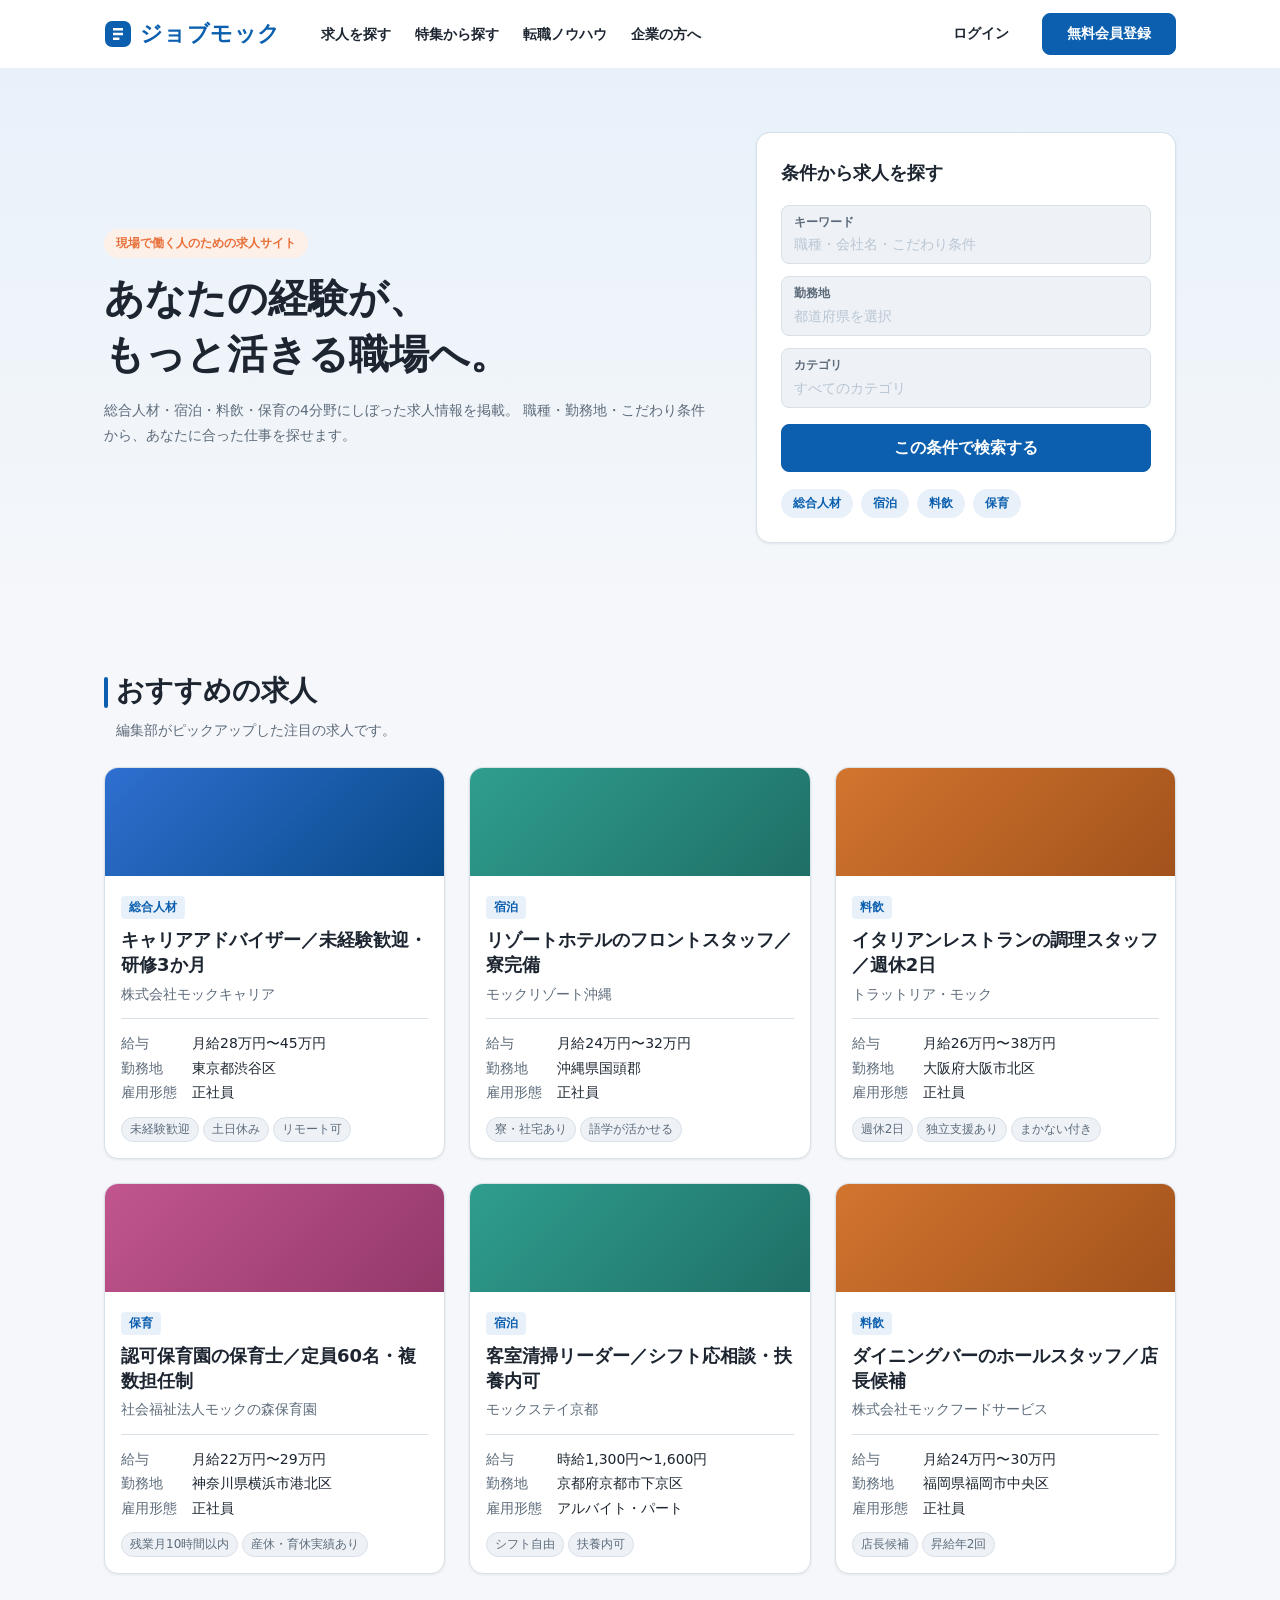
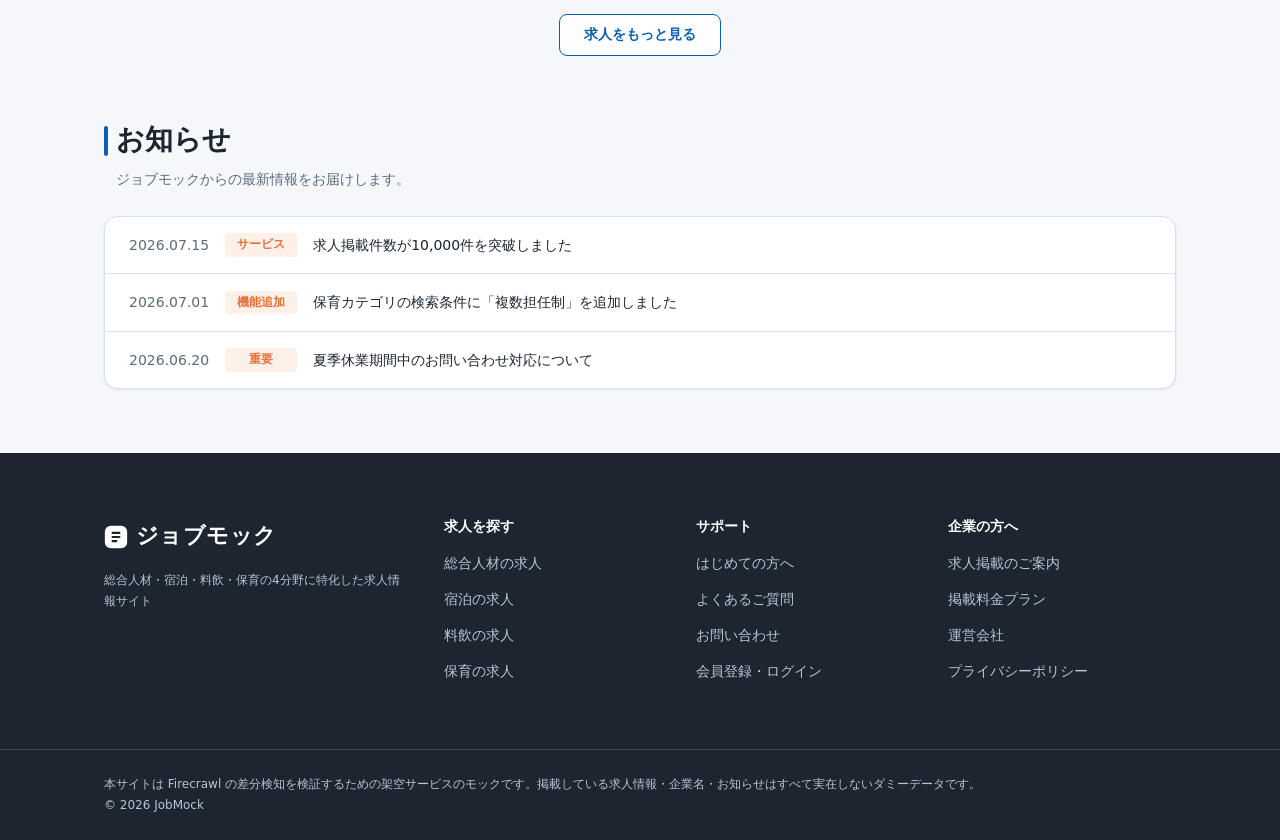
<file: index.html>
<!DOCTYPE html>
<html lang="ja">
<head>
<meta charset="utf-8">
<meta name="viewport" content="width=device-width, initial-scale=1">
<title>ジョブモック（JobMock） | 総合人材・宿泊・料飲・保育の求人サイト</title>
<meta name="description" content="ジョブモックは総合人材・宿泊・料飲・保育の4分野に特化した求人情報サイトです。※本サイトはスクレイピング検証用の架空サービスです。">
<meta name="robots" content="noindex, nofollow">
<link rel="canonical" href="https://tmleo6810.github.io/firecrawl-poc-mock/">
<link rel="stylesheet" href="assets/style.css">
</head>
<body>

<header class="site-header">
  <div class="site-header__inner">
    <a class="site-logo" href="/firecrawl-poc-mock/">
      <svg class="site-logo__mark" width="28" height="28" viewBox="0 0 28 28" role="img" aria-label="ジョブモック">
        <rect x="1" y="1" width="26" height="26" rx="7" fill="currentColor"></rect>
        <path d="M9 8h10v2.6H9zM9 12.7h10v2.6H9zM9 17.4h6.4V20H9z" fill="#ffffff"></path>
      </svg>
      <span class="site-logo__text">ジョブモック</span>
    </a>

    <nav class="global-nav" aria-label="グローバルナビゲーション">
      <ul class="global-nav__list">
        <li class="global-nav__item"><a class="global-nav__link" href="#job-list">求人を探す</a></li>
        <li class="global-nav__item"><a class="global-nav__link" href="#job-list">特集から探す</a></li>
        <li class="global-nav__item"><a class="global-nav__link" href="#news">転職ノウハウ</a></li>
        <li class="global-nav__item"><a class="global-nav__link" href="#footer-company">企業の方へ</a></li>
      </ul>
    </nav>

    <div class="site-header__actions">
      <a class="button button--ghost" href="#footer-support">ログイン</a>
      <a class="button button--primary" href="#footer-support">無料会員登録</a>
    </div>
  </div>
</header>

<main class="site-main">

  <section class="hero">
    <div class="hero__inner">
      <div class="hero__copy">
        <p class="hero__lead">現場で働く人のための求人サイト</p>
        <h1 class="hero__title">あなたの経験が、<br>もっと活きる職場へ。</h1>
        <p class="hero__description">
          総合人材・宿泊・料飲・保育の4分野にしぼった求人情報を掲載。
          職種・勤務地・こだわり条件から、あなたに合った仕事を探せます。
        </p>
      </div>

      <!-- 見た目のみの検索 UI。動作しない（将来ここをモーダル化する） -->
      <div class="search-box">
        <p class="search-box__title">条件から求人を探す</p>
        <div class="search-box__fields">
          <div class="search-box__field">
            <span class="search-box__label">キーワード</span>
            <span class="search-box__value search-box__value--placeholder">職種・会社名・こだわり条件</span>
          </div>
          <div class="search-box__field">
            <span class="search-box__label">勤務地</span>
            <span class="search-box__value search-box__value--placeholder">都道府県を選択</span>
          </div>
          <div class="search-box__field">
            <span class="search-box__label">カテゴリ</span>
            <span class="search-box__value search-box__value--placeholder">すべてのカテゴリ</span>
          </div>
        </div>
        <button class="search-box__submit button button--primary" type="button">この条件で検索する</button>
        <ul class="search-box__shortcuts">
          <li class="search-box__shortcut"><a href="#job-list">総合人材</a></li>
          <li class="search-box__shortcut"><a href="#job-list">宿泊</a></li>
          <li class="search-box__shortcut"><a href="#job-list">料飲</a></li>
          <li class="search-box__shortcut"><a href="#job-list">保育</a></li>
        </ul>
      </div>
    </div>
  </section>

  <section class="job-list" id="job-list">
    <div class="job-list__inner">
      <div class="section-heading">
        <h2 class="section-heading__title">おすすめの求人</h2>
        <p class="section-heading__description">編集部がピックアップした注目の求人です。</p>
      </div>

      <ul class="job-list__items">

        <li class="job-card">
          <a class="job-card__link" href="#job-list">
            <div class="job-card__thumb job-card__thumb--jinzai" aria-hidden="true"></div>
            <div class="job-card__body">
              <p class="job-card__category">総合人材</p>
              <h3 class="job-card__title">キャリアアドバイザー／未経験歓迎・研修3か月</h3>
              <p class="job-card__company">株式会社モックキャリア</p>
              <dl class="job-card__spec">
                <div class="job-card__spec-row">
                  <dt class="job-card__spec-label">給与</dt>
                  <dd class="job-card__spec-value">月給28万円〜45万円</dd>
                </div>
                <div class="job-card__spec-row">
                  <dt class="job-card__spec-label">勤務地</dt>
                  <dd class="job-card__spec-value">東京都渋谷区</dd>
                </div>
                <div class="job-card__spec-row">
                  <dt class="job-card__spec-label">雇用形態</dt>
                  <dd class="job-card__spec-value">正社員</dd>
                </div>
              </dl>
              <ul class="job-card__tags">
                <li class="job-card__tag">未経験歓迎</li>
                <li class="job-card__tag">土日休み</li>
                <li class="job-card__tag">リモート可</li>
              </ul>
            </div>
          </a>
        </li>

        <li class="job-card">
          <a class="job-card__link" href="#job-list">
            <div class="job-card__thumb job-card__thumb--shukuhaku" aria-hidden="true"></div>
            <div class="job-card__body">
              <p class="job-card__category">宿泊</p>
              <h3 class="job-card__title">リゾートホテルのフロントスタッフ／寮完備</h3>
              <p class="job-card__company">モックリゾート沖縄</p>
              <dl class="job-card__spec">
                <div class="job-card__spec-row">
                  <dt class="job-card__spec-label">給与</dt>
                  <dd class="job-card__spec-value">月給24万円〜32万円</dd>
                </div>
                <div class="job-card__spec-row">
                  <dt class="job-card__spec-label">勤務地</dt>
                  <dd class="job-card__spec-value">沖縄県国頭郡</dd>
                </div>
                <div class="job-card__spec-row">
                  <dt class="job-card__spec-label">雇用形態</dt>
                  <dd class="job-card__spec-value">正社員</dd>
                </div>
              </dl>
              <ul class="job-card__tags">
                <li class="job-card__tag">寮・社宅あり</li>
                <li class="job-card__tag">語学が活かせる</li>
              </ul>
            </div>
          </a>
        </li>

        <li class="job-card">
          <a class="job-card__link" href="#job-list">
            <div class="job-card__thumb job-card__thumb--ryoin" aria-hidden="true"></div>
            <div class="job-card__body">
              <p class="job-card__category">料飲</p>
              <h3 class="job-card__title">イタリアンレストランの調理スタッフ／週休2日</h3>
              <p class="job-card__company">トラットリア・モック</p>
              <dl class="job-card__spec">
                <div class="job-card__spec-row">
                  <dt class="job-card__spec-label">給与</dt>
                  <dd class="job-card__spec-value">月給26万円〜38万円</dd>
                </div>
                <div class="job-card__spec-row">
                  <dt class="job-card__spec-label">勤務地</dt>
                  <dd class="job-card__spec-value">大阪府大阪市北区</dd>
                </div>
                <div class="job-card__spec-row">
                  <dt class="job-card__spec-label">雇用形態</dt>
                  <dd class="job-card__spec-value">正社員</dd>
                </div>
              </dl>
              <ul class="job-card__tags">
                <li class="job-card__tag">週休2日</li>
                <li class="job-card__tag">独立支援あり</li>
                <li class="job-card__tag">まかない付き</li>
              </ul>
            </div>
          </a>
        </li>

        <li class="job-card">
          <a class="job-card__link" href="#job-list">
            <div class="job-card__thumb job-card__thumb--hoiku" aria-hidden="true"></div>
            <div class="job-card__body">
              <p class="job-card__category">保育</p>
              <h3 class="job-card__title">認可保育園の保育士／定員60名・複数担任制</h3>
              <p class="job-card__company">社会福祉法人モックの森保育園</p>
              <dl class="job-card__spec">
                <div class="job-card__spec-row">
                  <dt class="job-card__spec-label">給与</dt>
                  <dd class="job-card__spec-value">月給22万円〜29万円</dd>
                </div>
                <div class="job-card__spec-row">
                  <dt class="job-card__spec-label">勤務地</dt>
                  <dd class="job-card__spec-value">神奈川県横浜市港北区</dd>
                </div>
                <div class="job-card__spec-row">
                  <dt class="job-card__spec-label">雇用形態</dt>
                  <dd class="job-card__spec-value">正社員</dd>
                </div>
              </dl>
              <ul class="job-card__tags">
                <li class="job-card__tag">残業月10時間以内</li>
                <li class="job-card__tag">産休・育休実績あり</li>
              </ul>
            </div>
          </a>
        </li>

        <li class="job-card">
          <a class="job-card__link" href="#job-list">
            <div class="job-card__thumb job-card__thumb--shukuhaku" aria-hidden="true"></div>
            <div class="job-card__body">
              <p class="job-card__category">宿泊</p>
              <h3 class="job-card__title">客室清掃リーダー／シフト応相談・扶養内可</h3>
              <p class="job-card__company">モックステイ京都</p>
              <dl class="job-card__spec">
                <div class="job-card__spec-row">
                  <dt class="job-card__spec-label">給与</dt>
                  <dd class="job-card__spec-value">時給1,300円〜1,600円</dd>
                </div>
                <div class="job-card__spec-row">
                  <dt class="job-card__spec-label">勤務地</dt>
                  <dd class="job-card__spec-value">京都府京都市下京区</dd>
                </div>
                <div class="job-card__spec-row">
                  <dt class="job-card__spec-label">雇用形態</dt>
                  <dd class="job-card__spec-value">アルバイト・パート</dd>
                </div>
              </dl>
              <ul class="job-card__tags">
                <li class="job-card__tag">シフト自由</li>
                <li class="job-card__tag">扶養内可</li>
              </ul>
            </div>
          </a>
        </li>

        <li class="job-card">
          <a class="job-card__link" href="#job-list">
            <div class="job-card__thumb job-card__thumb--ryoin" aria-hidden="true"></div>
            <div class="job-card__body">
              <p class="job-card__category">料飲</p>
              <h3 class="job-card__title">ダイニングバーのホールスタッフ／店長候補</h3>
              <p class="job-card__company">株式会社モックフードサービス</p>
              <dl class="job-card__spec">
                <div class="job-card__spec-row">
                  <dt class="job-card__spec-label">給与</dt>
                  <dd class="job-card__spec-value">月給24万円〜30万円</dd>
                </div>
                <div class="job-card__spec-row">
                  <dt class="job-card__spec-label">勤務地</dt>
                  <dd class="job-card__spec-value">福岡県福岡市中央区</dd>
                </div>
                <div class="job-card__spec-row">
                  <dt class="job-card__spec-label">雇用形態</dt>
                  <dd class="job-card__spec-value">正社員</dd>
                </div>
              </dl>
              <ul class="job-card__tags">
                <li class="job-card__tag">店長候補</li>
                <li class="job-card__tag">昇給年2回</li>
              </ul>
            </div>
          </a>
        </li>

      </ul>

      <div class="job-list__more">
        <a class="button button--outline" href="#job-list">求人をもっと見る</a>
      </div>
    </div>
  </section>

  <section class="news-list" id="news">
    <div class="news-list__inner">
      <div class="section-heading">
        <h2 class="section-heading__title">お知らせ</h2>
        <p class="section-heading__description">ジョブモックからの最新情報をお届けします。</p>
      </div>

      <ul class="news-list__items">
        <li class="news-list__item">
          <span class="news-list__date">2026.07.15</span>
          <span class="news-list__label">サービス</span>
          <a class="news-list__link" href="#news">求人掲載件数が10,000件を突破しました</a>
        </li>
        <li class="news-list__item">
          <span class="news-list__date">2026.07.01</span>
          <span class="news-list__label">機能追加</span>
          <a class="news-list__link" href="#news">保育カテゴリの検索条件に「複数担任制」を追加しました</a>
        </li>
        <li class="news-list__item">
          <span class="news-list__date">2026.06.20</span>
          <span class="news-list__label">重要</span>
          <a class="news-list__link" href="#news">夏季休業期間中のお問い合わせ対応について</a>
        </li>
      </ul>
    </div>
  </section>

</main>

<footer class="site-footer" id="site-footer">
  <div class="site-footer__inner">
    <div class="site-footer__brand">
      <span class="site-logo site-logo--footer">
        <svg class="site-logo__mark" width="24" height="24" viewBox="0 0 28 28" role="img" aria-label="ジョブモック">
          <rect x="1" y="1" width="26" height="26" rx="7" fill="currentColor"></rect>
          <path d="M9 8h10v2.6H9zM9 12.7h10v2.6H9zM9 17.4h6.4V20H9z" fill="#ffffff"></path>
        </svg>
        <span class="site-logo__text">ジョブモック</span>
      </span>
      <p class="site-footer__note">総合人材・宿泊・料飲・保育の4分野に特化した求人情報サイト</p>
    </div>

    <nav class="site-footer__nav" aria-label="フッターナビゲーション">
      <div class="site-footer__column">
        <h2 class="site-footer__column-title">求人を探す</h2>
        <ul class="site-footer__links">
          <li><a href="#job-list">総合人材の求人</a></li>
          <li><a href="#job-list">宿泊の求人</a></li>
          <li><a href="#job-list">料飲の求人</a></li>
          <li><a href="#job-list">保育の求人</a></li>
        </ul>
      </div>

      <div class="site-footer__column" id="footer-support">
        <h2 class="site-footer__column-title">サポート</h2>
        <ul class="site-footer__links">
          <li><a href="#site-footer">はじめての方へ</a></li>
          <li><a href="#site-footer">よくあるご質問</a></li>
          <li><a href="#site-footer">お問い合わせ</a></li>
          <li><a href="#site-footer">会員登録・ログイン</a></li>
        </ul>
      </div>

      <div class="site-footer__column" id="footer-company">
        <h2 class="site-footer__column-title">企業の方へ</h2>
        <ul class="site-footer__links">
          <li><a href="#site-footer">求人掲載のご案内</a></li>
          <li><a href="#site-footer">掲載料金プラン</a></li>
          <li><a href="#site-footer">運営会社</a></li>
          <li><a href="#site-footer">プライバシーポリシー</a></li>
        </ul>
      </div>
    </nav>
  </div>

  <div class="site-footer__bottom">
    <p class="site-footer__disclaimer">
      本サイトは Firecrawl の差分検知を検証するための架空サービスのモックです。掲載している求人情報・企業名・お知らせはすべて実在しないダミーデータです。
    </p>
    <p class="site-footer__copyright">&copy; 2026 JobMock</p>
  </div>
</footer>

</body>
</html>
</file>
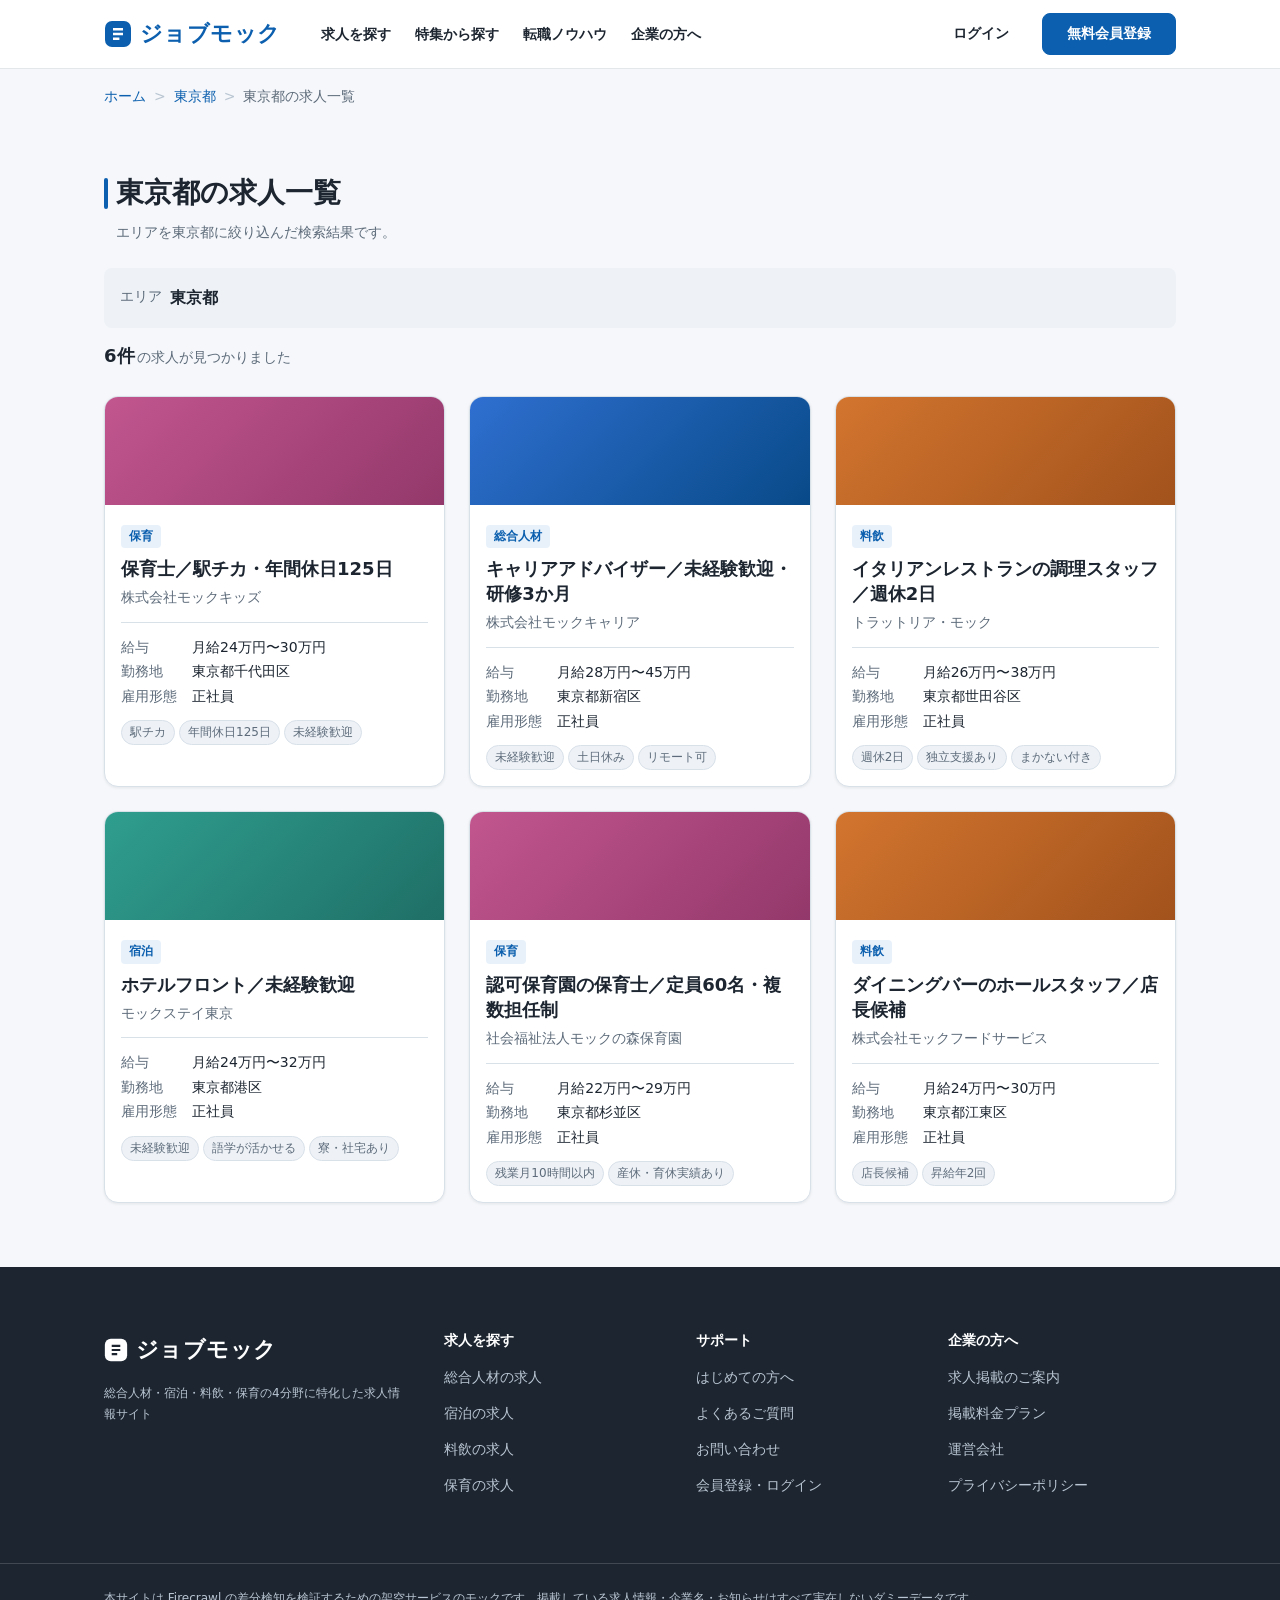
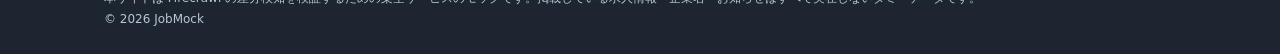
<file: jobs.html>
<!DOCTYPE html>
<html lang="ja">
<head>
<meta charset="utf-8">
<meta name="viewport" content="width=device-width, initial-scale=1">
<title>東京都の求人一覧 | ジョブモック（JobMock）</title>
<meta name="description" content="東京都の求人一覧です。※本サイトはスクレイピング検証用の架空サービスです。">
<meta name="robots" content="noindex, nofollow">
<link rel="canonical" href="https://tmleo6810.github.io/firecrawl-poc-item2-breadcrumb/jobs.html">
<link rel="stylesheet" href="assets/style.css">
</head>
<body>

<header class="site-header">
  <div class="site-header__inner">
    <a class="site-logo" href="index.html">
      <svg class="site-logo__mark" width="28" height="28" viewBox="0 0 28 28" role="img" aria-label="ジョブモック">
        <rect x="1" y="1" width="26" height="26" rx="7" fill="currentColor"></rect>
        <path d="M9 8h10v2.6H9zM9 12.7h10v2.6H9zM9 17.4h6.4V20H9z" fill="#ffffff"></path>
      </svg>
      <span class="site-logo__text">ジョブモック</span>
    </a>

    <nav class="global-nav" aria-label="グローバルナビゲーション">
      <ul class="global-nav__list">
        <li class="global-nav__item"><a class="global-nav__link" href="jobs.html">求人を探す</a></li>
        <li class="global-nav__item"><a class="global-nav__link" href="jobs.html">特集から探す</a></li>
        <li class="global-nav__item"><a class="global-nav__link" href="index.html#news">転職ノウハウ</a></li>
        <li class="global-nav__item"><a class="global-nav__link" href="#footer-company">企業の方へ</a></li>
      </ul>
    </nav>

    <div class="site-header__actions">
      <a class="button button--ghost" href="#footer-support">ログイン</a>
      <a class="button button--primary" href="#footer-support">無料会員登録</a>
    </div>
  </div>
</header>

<main class="site-main">

  <nav class="breadcrumb" aria-label="パンくずリスト">
    <ol class="breadcrumb__list">
      <li class="breadcrumb__item"><a href="index.html">ホーム</a></li>
      <li class="breadcrumb__item"><a href="jobs.html">東京都</a></li>
      <li class="breadcrumb__item" aria-current="page">東京都の求人一覧</li>
    </ol>
  </nav>

  <section class="job-list" id="job-list">
    <div class="job-list__inner">
      <div class="section-heading">
        <h1 class="section-heading__title">東京都の求人一覧</h1>
        <p class="section-heading__description">エリアを東京都に絞り込んだ検索結果です。</p>
      </div>

      <dl class="search-condition">
        <div class="search-condition__row">
          <dt class="search-condition__label">エリア</dt>
          <dd class="search-condition__value">東京都</dd>
        </div>
      </dl>

      <p class="search-count"><strong class="search-count__number">6件</strong>の求人が見つかりました</p>

      <ul class="job-list__items">

        <li class="job-card">
          <a class="job-card__link" href="#job-list">
            <div class="job-card__thumb job-card__thumb--hoiku" aria-hidden="true"></div>
            <div class="job-card__body">
              <p class="job-card__category">保育</p>
              <h3 class="job-card__title">保育士／駅チカ・年間休日125日</h3>
              <p class="job-card__company">株式会社モックキッズ</p>
              <dl class="job-card__spec">
                <div class="job-card__spec-row">
                  <dt class="job-card__spec-label">給与</dt>
                  <dd class="job-card__spec-value">月給24万円〜30万円</dd>
                </div>
                <div class="job-card__spec-row">
                  <dt class="job-card__spec-label">勤務地</dt>
                  <dd class="job-card__spec-value">東京都千代田区</dd>
                </div>
                <div class="job-card__spec-row">
                  <dt class="job-card__spec-label">雇用形態</dt>
                  <dd class="job-card__spec-value">正社員</dd>
                </div>
              </dl>
              <ul class="job-card__tags">
                <li class="job-card__tag">駅チカ</li>
                <li class="job-card__tag">年間休日125日</li>
                <li class="job-card__tag">未経験歓迎</li>
              </ul>
            </div>
          </a>
        </li>

        <li class="job-card">
          <a class="job-card__link" href="#job-list">
            <div class="job-card__thumb job-card__thumb--jinzai" aria-hidden="true"></div>
            <div class="job-card__body">
              <p class="job-card__category">総合人材</p>
              <h3 class="job-card__title">キャリアアドバイザー／未経験歓迎・研修3か月</h3>
              <p class="job-card__company">株式会社モックキャリア</p>
              <dl class="job-card__spec">
                <div class="job-card__spec-row">
                  <dt class="job-card__spec-label">給与</dt>
                  <dd class="job-card__spec-value">月給28万円〜45万円</dd>
                </div>
                <div class="job-card__spec-row">
                  <dt class="job-card__spec-label">勤務地</dt>
                  <dd class="job-card__spec-value">東京都新宿区</dd>
                </div>
                <div class="job-card__spec-row">
                  <dt class="job-card__spec-label">雇用形態</dt>
                  <dd class="job-card__spec-value">正社員</dd>
                </div>
              </dl>
              <ul class="job-card__tags">
                <li class="job-card__tag">未経験歓迎</li>
                <li class="job-card__tag">土日休み</li>
                <li class="job-card__tag">リモート可</li>
              </ul>
            </div>
          </a>
        </li>

        <li class="job-card">
          <a class="job-card__link" href="#job-list">
            <div class="job-card__thumb job-card__thumb--ryoin" aria-hidden="true"></div>
            <div class="job-card__body">
              <p class="job-card__category">料飲</p>
              <h3 class="job-card__title">イタリアンレストランの調理スタッフ／週休2日</h3>
              <p class="job-card__company">トラットリア・モック</p>
              <dl class="job-card__spec">
                <div class="job-card__spec-row">
                  <dt class="job-card__spec-label">給与</dt>
                  <dd class="job-card__spec-value">月給26万円〜38万円</dd>
                </div>
                <div class="job-card__spec-row">
                  <dt class="job-card__spec-label">勤務地</dt>
                  <dd class="job-card__spec-value">東京都世田谷区</dd>
                </div>
                <div class="job-card__spec-row">
                  <dt class="job-card__spec-label">雇用形態</dt>
                  <dd class="job-card__spec-value">正社員</dd>
                </div>
              </dl>
              <ul class="job-card__tags">
                <li class="job-card__tag">週休2日</li>
                <li class="job-card__tag">独立支援あり</li>
                <li class="job-card__tag">まかない付き</li>
              </ul>
            </div>
          </a>
        </li>

        <li class="job-card">
          <a class="job-card__link" href="#job-list">
            <div class="job-card__thumb job-card__thumb--shukuhaku" aria-hidden="true"></div>
            <div class="job-card__body">
              <p class="job-card__category">宿泊</p>
              <h3 class="job-card__title">ホテルフロント／未経験歓迎</h3>
              <p class="job-card__company">モックステイ東京</p>
              <dl class="job-card__spec">
                <div class="job-card__spec-row">
                  <dt class="job-card__spec-label">給与</dt>
                  <dd class="job-card__spec-value">月給24万円〜32万円</dd>
                </div>
                <div class="job-card__spec-row">
                  <dt class="job-card__spec-label">勤務地</dt>
                  <dd class="job-card__spec-value">東京都港区</dd>
                </div>
                <div class="job-card__spec-row">
                  <dt class="job-card__spec-label">雇用形態</dt>
                  <dd class="job-card__spec-value">正社員</dd>
                </div>
              </dl>
              <ul class="job-card__tags">
                <li class="job-card__tag">未経験歓迎</li>
                <li class="job-card__tag">語学が活かせる</li>
                <li class="job-card__tag">寮・社宅あり</li>
              </ul>
            </div>
          </a>
        </li>

        <li class="job-card">
          <a class="job-card__link" href="#job-list">
            <div class="job-card__thumb job-card__thumb--hoiku" aria-hidden="true"></div>
            <div class="job-card__body">
              <p class="job-card__category">保育</p>
              <h3 class="job-card__title">認可保育園の保育士／定員60名・複数担任制</h3>
              <p class="job-card__company">社会福祉法人モックの森保育園</p>
              <dl class="job-card__spec">
                <div class="job-card__spec-row">
                  <dt class="job-card__spec-label">給与</dt>
                  <dd class="job-card__spec-value">月給22万円〜29万円</dd>
                </div>
                <div class="job-card__spec-row">
                  <dt class="job-card__spec-label">勤務地</dt>
                  <dd class="job-card__spec-value">東京都杉並区</dd>
                </div>
                <div class="job-card__spec-row">
                  <dt class="job-card__spec-label">雇用形態</dt>
                  <dd class="job-card__spec-value">正社員</dd>
                </div>
              </dl>
              <ul class="job-card__tags">
                <li class="job-card__tag">残業月10時間以内</li>
                <li class="job-card__tag">産休・育休実績あり</li>
              </ul>
            </div>
          </a>
        </li>

        <li class="job-card">
          <a class="job-card__link" href="#job-list">
            <div class="job-card__thumb job-card__thumb--ryoin" aria-hidden="true"></div>
            <div class="job-card__body">
              <p class="job-card__category">料飲</p>
              <h3 class="job-card__title">ダイニングバーのホールスタッフ／店長候補</h3>
              <p class="job-card__company">株式会社モックフードサービス</p>
              <dl class="job-card__spec">
                <div class="job-card__spec-row">
                  <dt class="job-card__spec-label">給与</dt>
                  <dd class="job-card__spec-value">月給24万円〜30万円</dd>
                </div>
                <div class="job-card__spec-row">
                  <dt class="job-card__spec-label">勤務地</dt>
                  <dd class="job-card__spec-value">東京都江東区</dd>
                </div>
                <div class="job-card__spec-row">
                  <dt class="job-card__spec-label">雇用形態</dt>
                  <dd class="job-card__spec-value">正社員</dd>
                </div>
              </dl>
              <ul class="job-card__tags">
                <li class="job-card__tag">店長候補</li>
                <li class="job-card__tag">昇給年2回</li>
              </ul>
            </div>
          </a>
        </li>

      </ul>
    </div>
  </section>

</main>

<footer class="site-footer" id="site-footer">
  <div class="site-footer__inner">
    <div class="site-footer__brand">
      <span class="site-logo site-logo--footer">
        <svg class="site-logo__mark" width="24" height="24" viewBox="0 0 28 28" role="img" aria-label="ジョブモック">
          <rect x="1" y="1" width="26" height="26" rx="7" fill="currentColor"></rect>
          <path d="M9 8h10v2.6H9zM9 12.7h10v2.6H9zM9 17.4h6.4V20H9z" fill="#ffffff"></path>
        </svg>
        <span class="site-logo__text">ジョブモック</span>
      </span>
      <p class="site-footer__note">総合人材・宿泊・料飲・保育の4分野に特化した求人情報サイト</p>
    </div>

    <nav class="site-footer__nav" aria-label="フッターナビゲーション">
      <div class="site-footer__column">
        <h2 class="site-footer__column-title">求人を探す</h2>
        <ul class="site-footer__links">
          <li><a href="jobs.html">総合人材の求人</a></li>
          <li><a href="jobs.html">宿泊の求人</a></li>
          <li><a href="jobs.html">料飲の求人</a></li>
          <li><a href="jobs.html">保育の求人</a></li>
        </ul>
      </div>

      <div class="site-footer__column" id="footer-support">
        <h2 class="site-footer__column-title">サポート</h2>
        <ul class="site-footer__links">
          <li><a href="#site-footer">はじめての方へ</a></li>
          <li><a href="#site-footer">よくあるご質問</a></li>
          <li><a href="#site-footer">お問い合わせ</a></li>
          <li><a href="#site-footer">会員登録・ログイン</a></li>
        </ul>
      </div>

      <div class="site-footer__column" id="footer-company">
        <h2 class="site-footer__column-title">企業の方へ</h2>
        <ul class="site-footer__links">
          <li><a href="#site-footer">求人掲載のご案内</a></li>
          <li><a href="#site-footer">掲載料金プラン</a></li>
          <li><a href="#site-footer">運営会社</a></li>
          <li><a href="#site-footer">プライバシーポリシー</a></li>
        </ul>
      </div>
    </nav>
  </div>

  <div class="site-footer__bottom">
    <p class="site-footer__disclaimer">
      本サイトは Firecrawl の差分検知を検証するための架空サービスのモックです。掲載している求人情報・企業名・お知らせはすべて実在しないダミーデータです。
    </p>
    <p class="site-footer__copyright">&copy; 2026 JobMock</p>
  </div>
</footer>

</body>
</html>
</file>
<file: assets/style.css>
@charset "UTF-8";

/* ==========================================================================
   ジョブモック（JobMock） — Firecrawl 差分検知検証用モックサイト
   --------------------------------------------------------------------------
   デザイントークンはすべて :root のカスタムプロパティに集約している。
   後続の「UI 変更シナリオ」（配色変更・角丸変更・フォント変更など）は
   原則としてこのブロックの 1 行を書き換えるだけで適用できる。
   ========================================================================== */

:root {
  /* --- Color: brand --- */
  --color-primary: #0b5fae;
  --color-primary-dark: #084a88;
  --color-primary-light: #e8f1fa;
  --color-accent: #e8703a;
  --color-accent-light: #fdf0e9;

  /* --- Color: surface / text --- */
  --color-bg: #f5f7fa;
  --color-surface: #ffffff;
  --color-surface-muted: #eef2f7;
  --color-text: #1c2530;
  --color-text-muted: #5d6b7a;
  --color-text-inverse: #ffffff;
  --color-border: #d8e0e8;
  --color-border-strong: #b9c5d2;

  /* --- Color: category accents --- */
  --color-category-jinzai: #2f6fd0;
  --color-category-shukuhaku: #2f9e8f;
  --color-category-ryoin: #d2752f;
  --color-category-hoiku: #c2568f;

  /* --- Typography --- */
  --font-heading: "Hiragino Kaku Gothic ProN", "Yu Gothic Medium", "Meiryo", system-ui, sans-serif;
  --font-body: "Hiragino Kaku Gothic ProN", "Yu Gothic", "Meiryo", system-ui, sans-serif;
  --font-size-base: 16px;
  --font-size-sm: 0.875rem;
  --font-size-xs: 0.75rem;
  --font-size-lg: 1.125rem;
  --font-size-xl: 1.375rem;
  --font-size-2xl: 1.75rem;
  --font-size-3xl: 2.5rem;
  --line-height-base: 1.75;
  --line-height-tight: 1.4;
  --font-weight-bold: 700;

  /* --- Shape --- */
  --radius-sm: 4px;
  --radius-md: 8px;
  --radius-lg: 14px;
  --radius-pill: 999px;
  --border-width: 1px;

  /* --- Spacing --- */
  --space-2xs: 4px;
  --space-xs: 8px;
  --space-sm: 12px;
  --space-md: 16px;
  --space-lg: 24px;
  --space-xl: 40px;
  --space-2xl: 64px;

  /* --- Elevation --- */
  --shadow-card: 0 1px 3px rgba(28, 37, 48, 0.08);
  --shadow-card-hover: 0 6px 16px rgba(28, 37, 48, 0.12);
  --shadow-header: 0 1px 0 rgba(28, 37, 48, 0.08);

  /* --- Layout --- */
  --container-max: 1120px;
  --container-padding: 24px;
  --header-height: 68px;
}

/* ==========================================================================
   Base
   ========================================================================== */

*,
*::before,
*::after {
  box-sizing: border-box;
}

html {
  font-size: var(--font-size-base);
}

body {
  margin: 0;
  background-color: var(--color-bg);
  color: var(--color-text);
  font-family: var(--font-body);
  line-height: var(--line-height-base);
  -webkit-text-size-adjust: 100%;
}

h1, h2, h3 {
  margin: 0;
  font-family: var(--font-heading);
  font-weight: var(--font-weight-bold);
  line-height: var(--line-height-tight);
}

p {
  margin: 0;
}

ul, ol, dl, dd {
  margin: 0;
  padding: 0;
}

li {
  list-style: none;
}

a {
  color: var(--color-primary);
  text-decoration: none;
}

a:hover {
  text-decoration: underline;
}

svg {
  display: block;
}

/* ==========================================================================
   Shared parts
   ========================================================================== */

.button {
  display: inline-flex;
  align-items: center;
  justify-content: center;
  padding: 10px var(--space-lg);
  border: var(--border-width) solid transparent;
  border-radius: var(--radius-md);
  font-family: var(--font-heading);
  font-size: var(--font-size-sm);
  font-weight: var(--font-weight-bold);
  line-height: 1.4;
  text-align: center;
  cursor: pointer;
}

.button:hover {
  text-decoration: none;
}

.button--primary {
  background-color: var(--color-primary);
  border-color: var(--color-primary);
  color: var(--color-text-inverse);
}

.button--primary:hover {
  background-color: var(--color-primary-dark);
  border-color: var(--color-primary-dark);
}

.button--outline {
  background-color: var(--color-surface);
  border-color: var(--color-primary);
  color: var(--color-primary);
}

.button--outline:hover {
  background-color: var(--color-primary-light);
}

.button--ghost {
  background-color: transparent;
  border-color: transparent;
  color: var(--color-text);
}

.button--ghost:hover {
  background-color: var(--color-surface-muted);
}

.section-heading {
  margin-bottom: var(--space-lg);
}

.section-heading__title {
  position: relative;
  padding-left: var(--space-sm);
  font-size: var(--font-size-2xl);
}

.section-heading__title::before {
  content: "";
  position: absolute;
  top: 0.2em;
  left: 0;
  width: 4px;
  height: 1.1em;
  background-color: var(--color-primary);
  border-radius: var(--radius-sm);
}

.section-heading__description {
  margin-top: var(--space-xs);
  padding-left: var(--space-sm);
  color: var(--color-text-muted);
  font-size: var(--font-size-sm);
}

/* ==========================================================================
   .site-header
   ========================================================================== */

.site-header {
  background-color: var(--color-surface);
  box-shadow: var(--shadow-header);
}

.site-header__inner {
  display: flex;
  align-items: center;
  gap: var(--space-xl);
  max-width: var(--container-max);
  min-height: var(--header-height);
  margin: 0 auto;
  padding: 0 var(--container-padding);
}

.site-logo {
  display: inline-flex;
  align-items: center;
  gap: var(--space-xs);
  color: var(--color-primary);
  flex-shrink: 0;
}

.site-logo:hover {
  text-decoration: none;
}

.site-logo__text {
  font-family: var(--font-heading);
  font-size: var(--font-size-xl);
  font-weight: var(--font-weight-bold);
  letter-spacing: 0.02em;
}

/* ==========================================================================
   .global-nav
   ========================================================================== */

.global-nav {
  flex-grow: 1;
}

.global-nav__list {
  display: flex;
  gap: var(--space-lg);
}

.global-nav__link {
  display: inline-block;
  padding: var(--space-xs) 0;
  color: var(--color-text);
  font-family: var(--font-heading);
  font-size: var(--font-size-sm);
  font-weight: var(--font-weight-bold);
}

.global-nav__link:hover {
  color: var(--color-primary);
  text-decoration: none;
}

.site-header__actions {
  display: flex;
  align-items: center;
  gap: var(--space-xs);
  flex-shrink: 0;
}

/* ==========================================================================
   .hero
   ========================================================================== */

.hero {
  background: linear-gradient(180deg, var(--color-primary-light) 0%, var(--color-bg) 100%);
  padding: var(--space-2xl) 0;
}

.hero__inner {
  display: grid;
  grid-template-columns: 1fr 420px;
  gap: var(--space-xl);
  align-items: center;
  max-width: var(--container-max);
  margin: 0 auto;
  padding: 0 var(--container-padding);
}

.hero__lead {
  display: inline-block;
  margin-bottom: var(--space-sm);
  padding: var(--space-2xs) var(--space-sm);
  background-color: var(--color-accent-light);
  border-radius: var(--radius-pill);
  color: var(--color-accent);
  font-size: var(--font-size-xs);
  font-weight: var(--font-weight-bold);
}

.hero__title {
  font-size: var(--font-size-3xl);
}

.hero__description {
  margin-top: var(--space-md);
  color: var(--color-text-muted);
  font-size: var(--font-size-sm);
}

/* ==========================================================================
   .search-box  （見た目のみ。将来ここをモーダル化する）
   ========================================================================== */

.search-box {
  padding: var(--space-lg);
  background-color: var(--color-surface);
  border: var(--border-width) solid var(--color-border);
  border-radius: var(--radius-lg);
  box-shadow: var(--shadow-card);
}

.search-box__title {
  margin-bottom: var(--space-md);
  font-family: var(--font-heading);
  font-size: var(--font-size-lg);
  font-weight: var(--font-weight-bold);
}

.search-box__fields {
  display: flex;
  flex-direction: column;
  gap: var(--space-sm);
}

.search-box__field {
  display: flex;
  flex-direction: column;
  gap: var(--space-2xs);
  padding: var(--space-xs) var(--space-sm);
  background-color: var(--color-surface-muted);
  border: var(--border-width) solid var(--color-border);
  border-radius: var(--radius-md);
}

.search-box__label {
  color: var(--color-text-muted);
  font-size: var(--font-size-xs);
  font-weight: var(--font-weight-bold);
  line-height: 1.4;
}

.search-box__value {
  font-size: var(--font-size-sm);
  line-height: 1.5;
}

.search-box__value--placeholder {
  color: var(--color-border-strong);
}

.search-box__submit {
  width: 100%;
  margin-top: var(--space-md);
  padding: var(--space-sm) var(--space-lg);
  font-size: var(--font-size-base);
}

.search-box__shortcuts {
  display: flex;
  flex-wrap: wrap;
  gap: var(--space-xs);
  margin-top: var(--space-md);
}

.search-box__shortcut a {
  display: inline-block;
  padding: var(--space-2xs) var(--space-sm);
  background-color: var(--color-primary-light);
  border-radius: var(--radius-pill);
  font-size: var(--font-size-xs);
  font-weight: var(--font-weight-bold);
}

.search-box__shortcut a:hover {
  text-decoration: none;
  background-color: var(--color-border);
}

/* ==========================================================================
   .job-list / .job-card
   ========================================================================== */

.job-list {
  padding: var(--space-2xl) 0;
}

.job-list__inner,
.news-list__inner {
  max-width: var(--container-max);
  margin: 0 auto;
  padding: 0 var(--container-padding);
}

.job-list__items {
  display: grid;
  grid-template-columns: repeat(3, 1fr);
  gap: var(--space-lg);
}

.job-card {
  background-color: var(--color-surface);
  border: var(--border-width) solid var(--color-border);
  border-radius: var(--radius-lg);
  box-shadow: var(--shadow-card);
  overflow: hidden;
}

.job-card:hover {
  box-shadow: var(--shadow-card-hover);
}

.job-card__link {
  display: block;
  color: inherit;
  height: 100%;
}

.job-card__link:hover {
  text-decoration: none;
}

.job-card__thumb {
  height: 108px;
  background-color: var(--color-surface-muted);
}

.job-card__thumb--jinzai {
  background: linear-gradient(135deg, var(--color-category-jinzai) 0%, var(--color-primary-dark) 100%);
}

.job-card__thumb--shukuhaku {
  background: linear-gradient(135deg, var(--color-category-shukuhaku) 0%, #1f6f66 100%);
}

.job-card__thumb--ryoin {
  background: linear-gradient(135deg, var(--color-category-ryoin) 0%, #a2521c 100%);
}

.job-card__thumb--hoiku {
  background: linear-gradient(135deg, var(--color-category-hoiku) 0%, #93386a 100%);
}

.job-card__body {
  padding: var(--space-md);
}

.job-card__category {
  display: inline-block;
  margin-bottom: var(--space-xs);
  padding: 2px var(--space-xs);
  background-color: var(--color-primary-light);
  border-radius: var(--radius-sm);
  color: var(--color-primary);
  font-size: var(--font-size-xs);
  font-weight: var(--font-weight-bold);
  line-height: 1.6;
}

.job-card__title {
  font-size: var(--font-size-lg);
}

.job-card__company {
  margin-top: var(--space-2xs);
  color: var(--color-text-muted);
  font-size: var(--font-size-sm);
}

.job-card__spec {
  margin-top: var(--space-sm);
  padding-top: var(--space-sm);
  border-top: var(--border-width) solid var(--color-border);
}

.job-card__spec-row {
  display: flex;
  gap: var(--space-xs);
  font-size: var(--font-size-sm);
}

.job-card__spec-label {
  flex-shrink: 0;
  width: 4.5em;
  color: var(--color-text-muted);
}

.job-card__spec-value {
  margin: 0;
}

.job-card__tags {
  display: flex;
  flex-wrap: wrap;
  gap: var(--space-2xs);
  margin-top: var(--space-sm);
}

.job-card__tag {
  padding: 2px var(--space-xs);
  background-color: var(--color-surface-muted);
  border: var(--border-width) solid var(--color-border);
  border-radius: var(--radius-pill);
  color: var(--color-text-muted);
  font-size: var(--font-size-xs);
  line-height: 1.6;
}

.job-list__more {
  margin-top: var(--space-xl);
  text-align: center;
}

/* ==========================================================================
   .news-list
   ========================================================================== */

.news-list {
  padding-bottom: var(--space-2xl);
}

.news-list__items {
  background-color: var(--color-surface);
  border: var(--border-width) solid var(--color-border);
  border-radius: var(--radius-lg);
  box-shadow: var(--shadow-card);
  overflow: hidden;
}

.news-list__item {
  display: flex;
  align-items: center;
  gap: var(--space-md);
  padding: var(--space-md) var(--space-lg);
  border-bottom: var(--border-width) solid var(--color-border);
}

.news-list__item:last-child {
  border-bottom: none;
}

.news-list__date {
  flex-shrink: 0;
  color: var(--color-text-muted);
  font-size: var(--font-size-sm);
}

.news-list__label {
  flex-shrink: 0;
  width: 6em;
  padding: 2px var(--space-xs);
  background-color: var(--color-accent-light);
  border-radius: var(--radius-sm);
  color: var(--color-accent);
  font-size: var(--font-size-xs);
  font-weight: var(--font-weight-bold);
  line-height: 1.6;
  text-align: center;
}

.news-list__link {
  color: var(--color-text);
  font-size: var(--font-size-sm);
}

.news-list__link:hover {
  color: var(--color-primary);
}

/* ==========================================================================
   .site-footer
   ========================================================================== */

.site-footer {
  background-color: var(--color-text);
  color: var(--color-text-inverse);
}

.site-footer__inner {
  display: grid;
  grid-template-columns: 300px 1fr;
  gap: var(--space-xl);
  max-width: var(--container-max);
  margin: 0 auto;
  padding: var(--space-2xl) var(--container-padding);
}

.site-logo--footer {
  color: var(--color-text-inverse);
}

/* 濃色フッター上では白のマークに背景色で文字を抜く（ノックアウト） */
.site-logo--footer .site-logo__mark path {
  fill: var(--color-text);
}

.site-footer__note {
  margin-top: var(--space-sm);
  color: var(--color-border-strong);
  font-size: var(--font-size-xs);
}

.site-footer__nav {
  display: grid;
  grid-template-columns: repeat(3, 1fr);
  gap: var(--space-lg);
}

.site-footer__column-title {
  margin-bottom: var(--space-sm);
  font-size: var(--font-size-sm);
}

.site-footer__links li + li {
  margin-top: var(--space-xs);
}

.site-footer__links a {
  color: var(--color-border-strong);
  font-size: var(--font-size-sm);
}

.site-footer__links a:hover {
  color: var(--color-text-inverse);
}

.site-footer__bottom {
  border-top: var(--border-width) solid rgba(255, 255, 255, 0.16);
}

.site-footer__disclaimer,
.site-footer__copyright {
  max-width: var(--container-max);
  margin: 0 auto;
  padding: 0 var(--container-padding);
  color: var(--color-border-strong);
  font-size: var(--font-size-xs);
}

.site-footer__disclaimer {
  padding-top: var(--space-lg);
}

.site-footer__copyright {
  padding-bottom: var(--space-lg);
}

/* ==========================================================================
   Responsive — SP レイアウト（ブレークポイント 768px）
   Firecrawl の mobile: true 検証用に、PC と明確に差が出るよう組んでいる
   ========================================================================== */

@media (max-width: 768px) {

  :root {
    --container-padding: 16px;
    --font-size-3xl: 1.75rem;
    --font-size-2xl: 1.375rem;
    --space-2xl: 32px;
    --space-xl: 24px;
  }

  /* header: 縦積み + ナビは横スクロール風の折り返し */
  .site-header__inner {
    flex-direction: column;
    align-items: stretch;
    gap: var(--space-sm);
    padding-top: var(--space-sm);
    padding-bottom: var(--space-sm);
  }

  .site-logo__text {
    font-size: var(--font-size-lg);
  }

  .global-nav__list {
    justify-content: space-between;
    gap: var(--space-sm);
    padding-top: var(--space-xs);
    border-top: var(--border-width) solid var(--color-border);
  }

  .global-nav__link {
    font-size: var(--font-size-xs);
  }

  .site-header__actions {
    display: grid;
    grid-template-columns: 1fr 1fr;
  }

  .site-header__actions .button {
    width: 100%;
  }

  /* hero: 2 カラム → 1 カラム */
  .hero__inner {
    grid-template-columns: 1fr;
    gap: var(--space-lg);
  }

  .search-box {
    padding: var(--space-md);
  }

  /* job: 3 カラム → 1 カラム */
  .job-list__items {
    grid-template-columns: 1fr;
    gap: var(--space-md);
  }

  .job-card__thumb {
    height: 72px;
  }

  .job-card__title {
    font-size: var(--font-size-base);
  }

  /* news: 横並び → 縦積み */
  .news-list__item {
    flex-wrap: wrap;
    gap: var(--space-xs);
    padding: var(--space-md);
  }

  .news-list__link {
    flex-basis: 100%;
  }

  /* footer: 2 カラム → 1 カラム、リンク列は 1 列 */
  .site-footer__inner {
    grid-template-columns: 1fr;
    gap: var(--space-lg);
  }

  .site-footer__nav {
    grid-template-columns: 1fr;
    gap: var(--space-md);
  }
}

/* ==========================================================================
   jobs.html 用 — パンくず / 検索条件 / 件数表示
   ========================================================================== */

.breadcrumb {
  padding: var(--space-md) 0 0;
}

.breadcrumb__list {
  display: flex;
  flex-wrap: wrap;
  gap: var(--space-xs);
  max-width: var(--container-max);
  margin: 0 auto;
  padding: 0 var(--container-padding);
  list-style: none;
  font-size: var(--font-size-sm);
  color: var(--color-text-muted);
}

.breadcrumb__item + .breadcrumb__item::before {
  content: ">";
  margin-right: var(--space-xs);
  color: var(--color-border-strong);
}

.breadcrumb__item a {
  color: var(--color-primary);
}

.search-condition {
  display: flex;
  flex-wrap: wrap;
  gap: var(--space-lg);
  margin: 0 0 var(--space-sm);
  padding: var(--space-md);
  background-color: var(--color-surface-muted);
  border-radius: var(--radius-md);
}

.search-condition__row {
  display: flex;
  gap: var(--space-xs);
}

.search-condition__label {
  color: var(--color-text-muted);
  font-size: var(--font-size-sm);
}

.search-condition__value {
  margin: 0;
  font-weight: 600;
}

.search-count {
  margin: 0 0 var(--space-lg);
  color: var(--color-text-muted);
  font-size: var(--font-size-sm);
}

.search-count__number {
  margin-right: 2px;
  color: var(--color-text);
  font-size: var(--font-size-lg);
}
</file>
